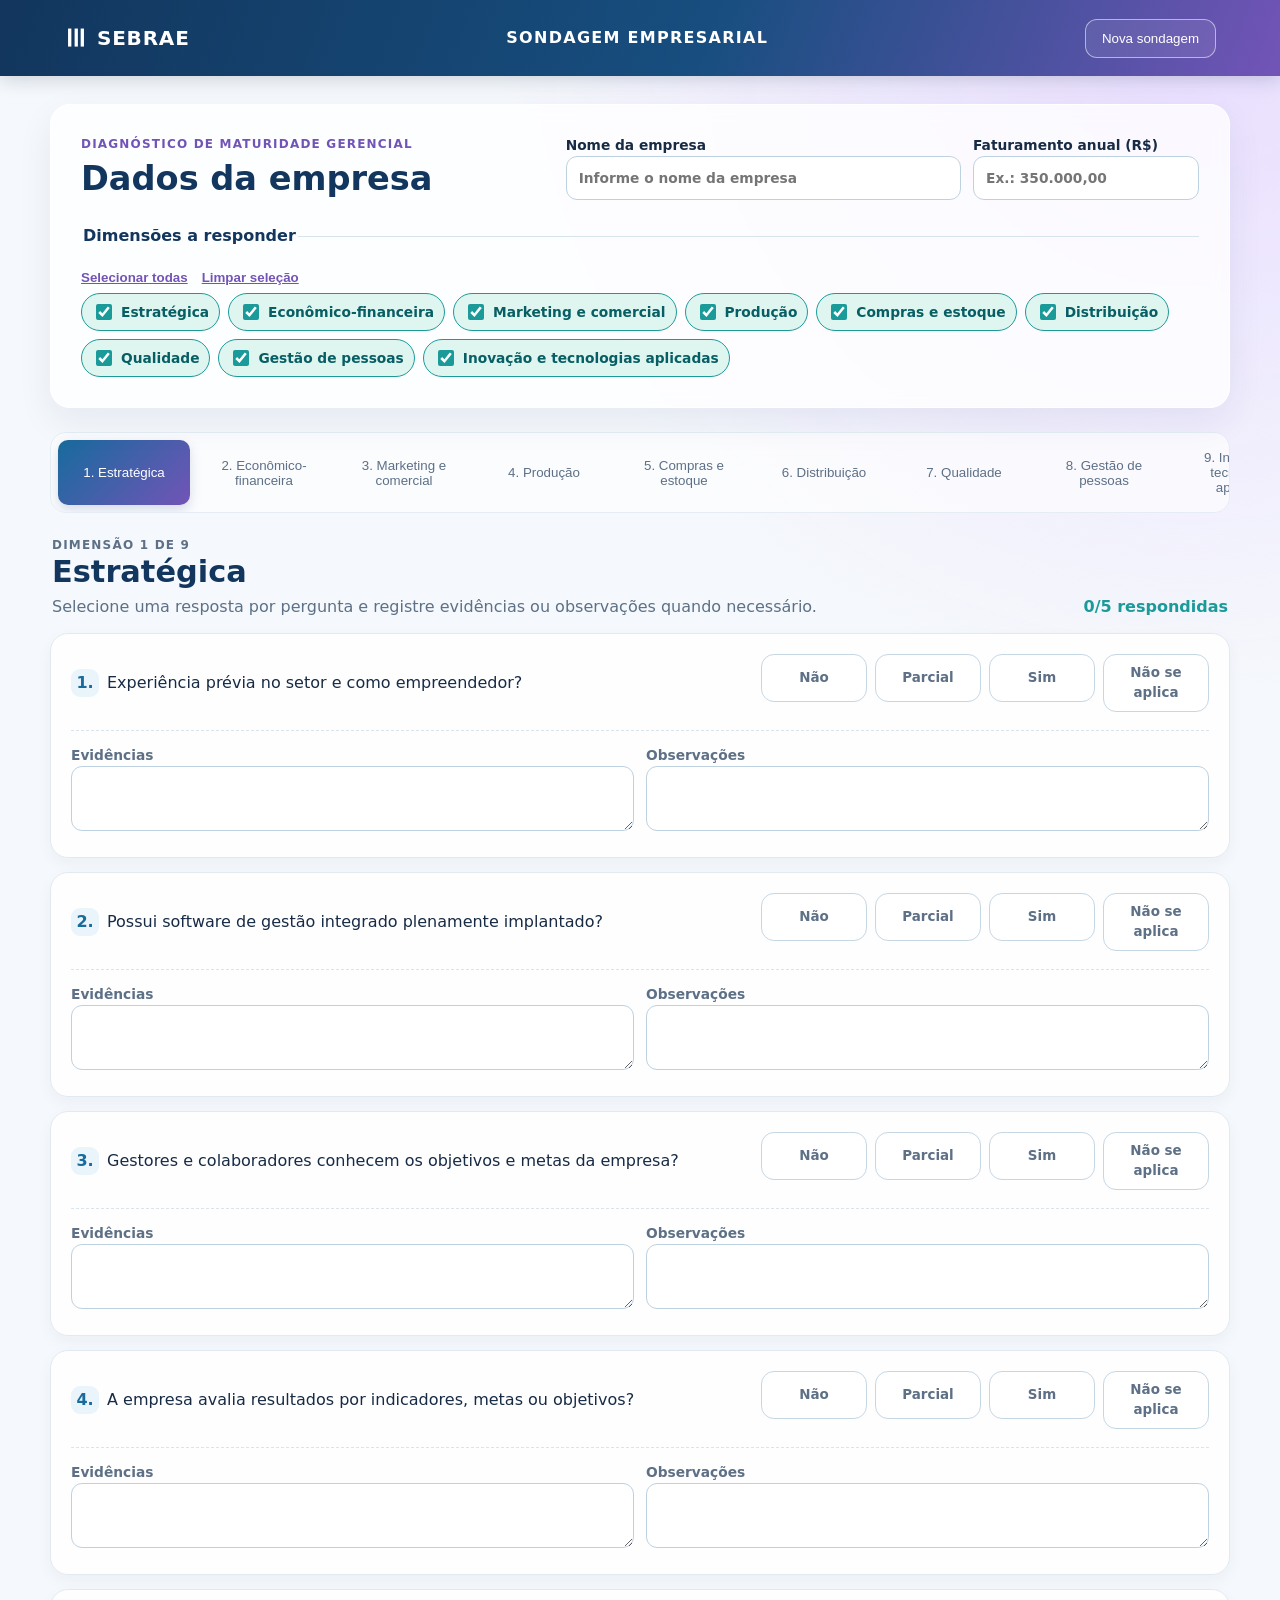
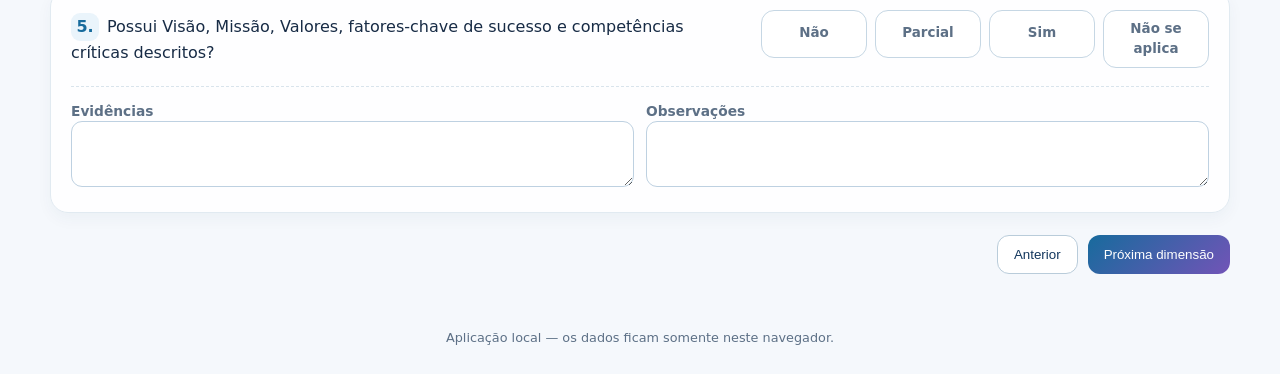
<file: index.html>
<!doctype html>
<html lang="pt-BR">
<head>
  <meta charset="utf-8">
  <meta name="viewport" content="width=device-width, initial-scale=1">
  <meta name="theme-color" content="#1f568b">
  <title>Sondagem Empresarial</title>
  <link rel="stylesheet" href="styles.css">
</head>
<body>
  <header class="topbar">
    <div class="brand"><span class="brand-mark">≡</span><span>SEBRAE</span></div>
    <div class="title">Sondagem Empresarial</div>
    <button class="ghost" id="newAssessment" type="button">Nova sondagem</button>
  </header>

  <main>
    <section class="intro panel">
      <div>
        <p class="eyebrow">Diagnóstico de maturidade gerencial</p>
        <h1>Dados da empresa</h1>
      </div>
      <div class="company-fields">
        <label>Nome da empresa<input id="companyName" type="text" placeholder="Informe o nome da empresa"></label>
        <label>Faturamento anual (R$)<input id="annualRevenue" inputmode="decimal" type="text" placeholder="Ex.: 350.000,00"></label>
      </div>
      <fieldset class="scope" id="scopeSelector">
        <legend>Dimensões a responder</legend>
        <div class="scope-actions"><button class="link-button" id="selectAll" type="button">Selecionar todas</button><button class="link-button" id="clearSelection" type="button">Limpar seleção</button></div>
        <div class="dimension-checkboxes" id="dimensionChoices"></div>
      </fieldset>
    </section>

    <nav class="stepper" id="stepper" aria-label="Dimensões da sondagem"></nav>
    <section id="survey" aria-live="polite"></section>

    <section class="actions">
      <button class="secondary" id="previous" type="button">Anterior</button>
      <button class="primary" id="next" type="button">Próxima dimensão</button>
      <button class="primary hidden" id="showDashboard" type="button">Ver dashboard final</button>
    </section>

    <section class="dashboard hidden" id="dashboard">
      <div class="dashboard-head">
        <div>
          <p class="eyebrow">Resultado da sondagem</p>
          <h2>Dashboard final</h2>
          <span class="partial-badge hidden" id="partialBadge">RESULTADO PARCIAL</span>
          <p id="dashboardCompany"></p>
        </div>
        <button class="secondary" id="printDashboard" type="button">Imprimir / Salvar em PDF</button>
      </div>
      <div class="score-grid" id="scoreGrid"></div>
      <div class="dashboard-grid">
        <article class="chart-card panel">
          <h3>Maturidade gerencial global</h3>
          <canvas id="maturityChart" role="img" aria-label="Gráfico de maturidade por dimensão"></canvas>
          <div class="legend"><span><i class="result"></i>Resultado</span><span><i class="level2"></i>Nível 2</span><span><i class="level3"></i>Nível 3</span></div>
        </article>
        <article class="chart-card panel">
          <h3>Visão de maturidade por dimensão</h3>
          <canvas id="radarChart" role="img" aria-label="Gráfico radar de maturidade por dimensão"></canvas>
          <div class="legend"><span><i class="result"></i>Resultado</span><span><i class="level2"></i>Nível 2</span><span><i class="level3"></i>Nível 3</span></div>
        </article>
        <article class="turns-card panel">
          <h3>Quantidade de turnos necessários</h3>
          <div class="overall-turns"><strong id="totalHours">—</strong><span>horas de consultoria</span><small id="totalTurns">—</small></div>
          <p class="recommendation" id="maturityText"></p>
          <div class="area-turns" id="areaTurns"></div>
        </article>
      </div>
      <p class="note">Referência de níveis: Nível 2 = 50% e Nível 3 = 80%. Os resultados e a indicação de horas seguem as fórmulas da planilha original.</p>
    </section>
  </main>
  <footer>Aplicação local — os dados ficam somente neste navegador.</footer>
  <script src="app.js"></script>
</body>
</html>
</file>
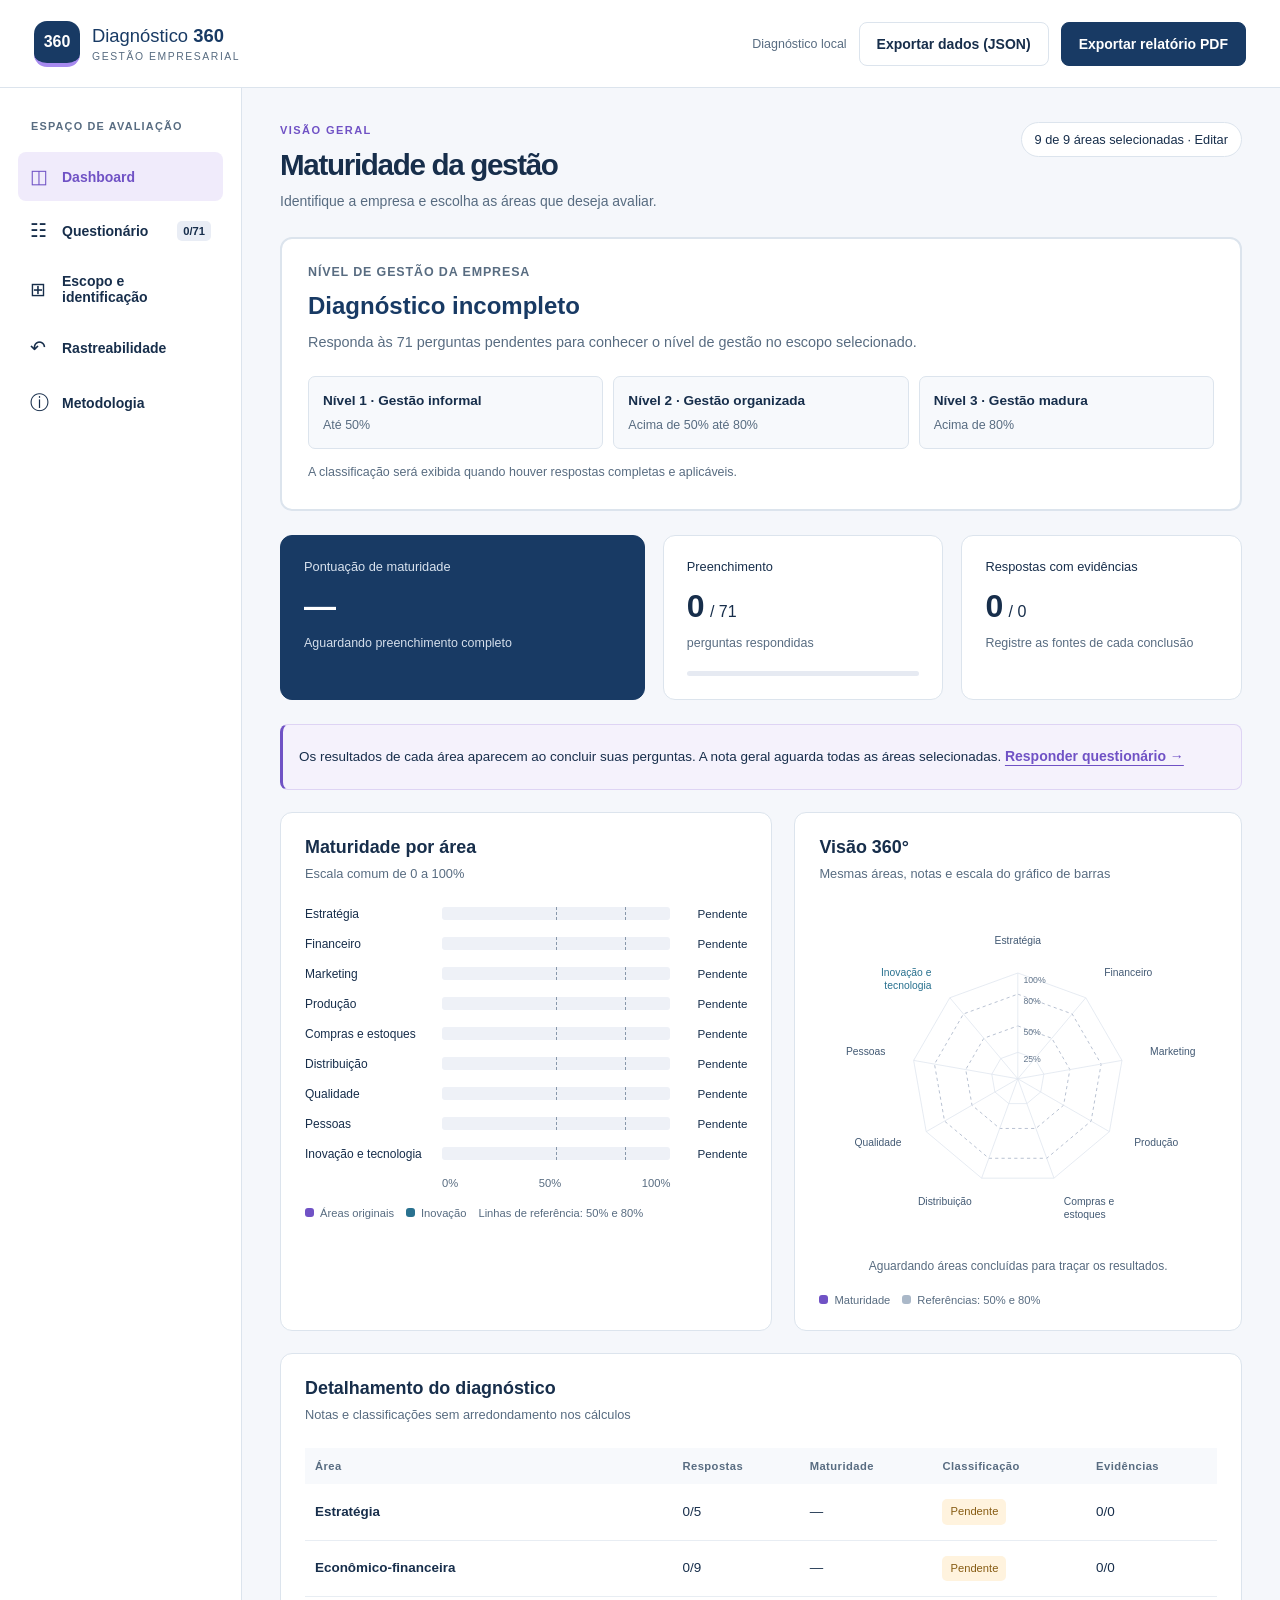
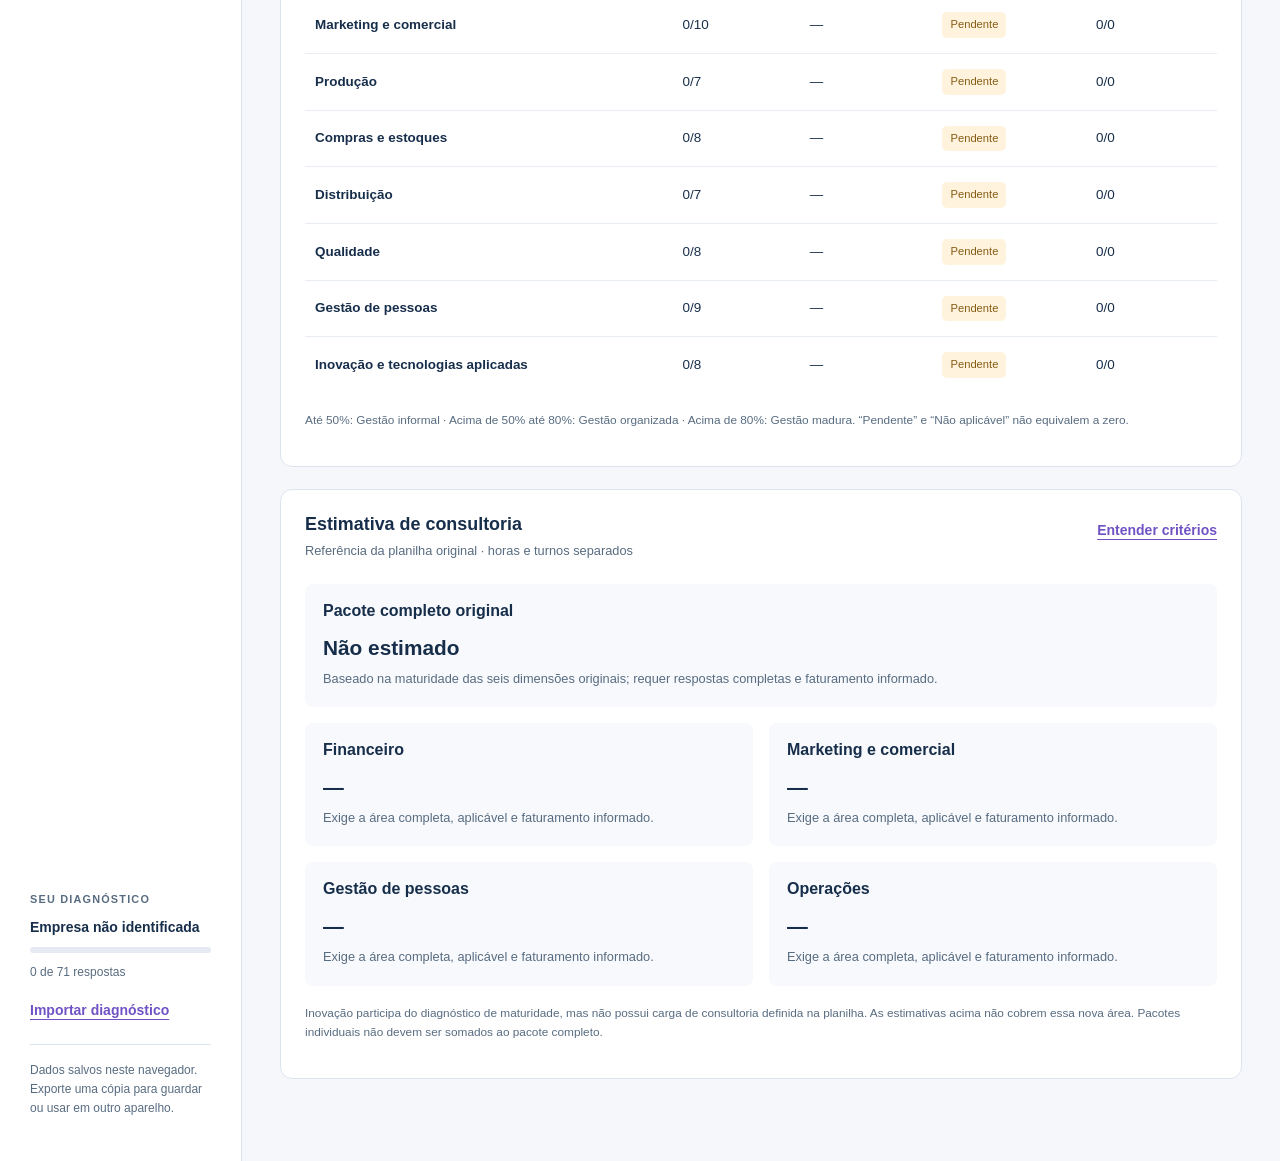
<file: diagnostico360/index.html>
<!doctype html>
<html lang="pt-BR">
<head><meta charset="utf-8"><meta name="viewport" content="width=device-width,initial-scale=1"><meta name="theme-color" content="#183a64"><meta name="description" content="Diagnóstico de maturidade da gestão empresarial em nove áreas, com evidências, rastreabilidade e gráficos de barras e radar."><title>Diagnóstico 360 · Gestão e inovação</title><link rel="icon" href="favicon.svg" type="image/svg+xml"><link rel="stylesheet" href="style.css?v=20260922-pdf1"></head>
<body>
<a class="skip" href="#main">Ir para o conteúdo</a>
<header class="topbar"><a class="brand" href="#" aria-label="Diagnóstico 360, início"><span class="brand-mark">360</span><span>Diagnóstico <b>360</b><small>GESTÃO EMPRESARIAL</small></span></a><div class="top-actions"><span id="save-status" role="status">Diagnóstico local</span><button class="button quiet" id="export">Exportar dados (JSON)</button><button class="button primary" id="report">Exportar relatório PDF</button></div></header>
<div class="shell"><aside class="sidebar"><p class="nav-label">ESPAÇO DE AVALIAÇÃO</p><nav aria-label="Principal"><button class="nav-item active" data-view="dashboard"><span aria-hidden="true">◫</span> Dashboard</button><button class="nav-item" data-view="assessment"><span aria-hidden="true">☷</span> Questionário <span id="nav-count" class="count">0/71</span></button><button class="nav-item" data-view="setup"><span aria-hidden="true">⊞</span> Escopo e identificação</button><button class="nav-item" data-view="history"><span aria-hidden="true">↶</span> Rastreabilidade</button><button class="nav-item" data-view="method"><span aria-hidden="true">ⓘ</span> Metodologia</button></nav><div class="sidebar-bottom"><span class="small-label">SEU DIAGNÓSTICO</span><strong id="sidebar-company">Empresa não identificada</strong><div class="progress-track"><span id="side-progress"></span></div><p id="side-completion">0 de 71 respostas</p><button class="text-button" id="import">Importar diagnóstico</button><input id="import-file" type="file" accept=".json,application/json" hidden><p class="storage-note">Dados salvos neste navegador. Exporte uma cópia para guardar ou usar em outro aparelho.</p></div></aside>
<main id="main" tabindex="-1"></main></div><div id="toast" role="status" aria-live="polite" hidden></div><div id="print-content"></div>
<script src="data.js?v=20260922-pdf1"></script><script src="engine.js?v=20260922-pdf1"></script><script src="pdf-lib.min.js?v=20260922-pdf1"></script><script src="pdf-report.js?v=20260922-pdf1"></script><script src="app.js?v=20260922-pdf1"></script></body></html>
</file>
<file: styles.css>
:root{--navy:#12365d;--blue:#176b9d;--teal:#1b9a9a;--violet:#7254b7;--mint:#dff5ef;--sky:#eaf4fb;--ink:#172b45;--muted:#5d7086;--line:#d7e3ed;--paper:#fff;--bg:#f5f8fc;--warm:#f3a13b;--shadow:0 14px 36px #173a5d12}*{box-sizing:border-box}body{margin:0;background:radial-gradient(circle at 93% 0,#e8dcff 0,transparent 30%),var(--bg);color:var(--ink);font:16px/1.5 Inter,ui-sans-serif,system-ui,-apple-system,"Segoe UI",Arial,sans-serif}.topbar{min-height:76px;display:flex;align-items:center;gap:22px;justify-content:space-between;padding:12px clamp(18px,5vw,72px);background:linear-gradient(110deg,var(--navy),#174e7f 55%,var(--violet));color:#fff;box-shadow:0 3px 18px #102a4530}.brand{font-size:1.25rem;font-weight:850;letter-spacing:.04em;display:flex;gap:8px;align-items:center}.brand-mark{font-size:1.8rem;transform:rotate(90deg);line-height:.7}.title{font-weight:750;letter-spacing:.08em;text-transform:uppercase}.ghost,.secondary,.primary{font:700 .92rem inherit;border-radius:12px;padding:11px 16px;cursor:pointer;transition:.2s transform,.2s box-shadow}.ghost{border:1px solid #ffffff88;background:#ffffff14;color:#fff}.ghost:hover,.primary:hover{transform:translateY(-1px);box-shadow:0 8px 18px #0002}main{max-width:1240px;margin:28px auto;padding:0 clamp(16px,3vw,30px)}.panel,.intro{background:#fffc;border:1px solid #fff;border-radius:20px;box-shadow:var(--shadow)}.intro{padding:clamp(20px,3vw,30px);display:grid;grid-template-columns:minmax(220px,.8fr) minmax(270px,1.1fr);gap:24px;align-items:start;backdrop-filter:blur(8px)}.eyebrow{margin:0 0 6px;color:var(--violet);font-size:.75rem;font-weight:800;letter-spacing:.1em;text-transform:uppercase}h1,h2,h3{margin:0;color:var(--navy);line-height:1.18}h1{font-size:clamp(1.6rem,3vw,2.1rem)}h2{font-size:clamp(1.45rem,2.6vw,1.9rem)}h3{font-size:1.05rem}.company-fields{display:grid;grid-template-columns:1.4fr .8fr;gap:12px}label{font-size:.86rem;font-weight:750;color:var(--ink)}input,textarea{width:100%;font:inherit;color:var(--ink);border:1px solid #bed1e1;border-radius:11px;background:#fff;padding:11px 12px}input:focus,textarea:focus{outline:3px solid #89d8d266;border-color:var(--teal)}.scope{grid-column:1/-1;border:0;margin:0;padding:14px 0 0;border-top:1px solid var(--line)}.scope legend{font-weight:800;color:var(--navy)}.scope-actions{display:flex;gap:14px;margin:8px 0}.link-button{border:0;background:transparent;color:var(--violet);font-weight:800;padding:0;cursor:pointer;text-decoration:underline}.dimension-checkboxes{display:flex;gap:8px;flex-wrap:wrap}.dimension-checkboxes label{display:flex;align-items:center;gap:6px;padding:7px 10px;border:1px solid #c8dbe8;border-radius:999px;background:#fff;cursor:pointer;transition:.15s}.dimension-checkboxes label:has(input:checked){background:var(--mint);border-color:var(--teal);color:#075e64}.dimension-checkboxes input{width:16px;height:16px;accent-color:var(--teal)}.stepper{display:flex;gap:8px;margin:24px 0 18px;overflow-x:auto;padding:7px;background:#ffffffaa;border:1px solid #e4edf4;border-radius:16px;scrollbar-width:thin}.step{flex:1;min-width:132px;border:0;border-radius:10px;background:transparent;padding:10px;color:var(--muted);font:750 .78rem inherit;cursor:pointer;white-space:normal}.step.active{background:linear-gradient(135deg,var(--blue),var(--violet));color:#fff;box-shadow:0 5px 12px #34558c30}.dimension-head{display:flex;justify-content:space-between;align-items:end;gap:20px;margin:0 2px 14px}.dimension-head p{margin:5px 0 0;color:var(--muted)}.progress{color:var(--teal);font-weight:850;white-space:nowrap}.questions{display:grid;gap:14px}.question{display:grid;grid-template-columns:minmax(260px,1.2fr) minmax(310px,.8fr);gap:18px;align-items:center;padding:20px;background:#fffe;border:1px solid #e1eaf1;border-radius:18px;box-shadow:0 6px 16px #173a5d0b}.question-text{font-size:1rem;line-height:1.48}.question-number{display:inline-grid;place-items:center;width:28px;height:28px;margin-right:8px;border-radius:9px;background:var(--sky);color:var(--blue);font-weight:850}.options{display:grid;grid-template-columns:repeat(4,1fr);gap:8px}.options label{display:block;cursor:pointer}.options input{position:absolute;opacity:0}.options span{display:grid;place-items:center;min-height:48px;padding:8px;border:1px solid #c6d7e4;border-radius:13px;background:#fff;color:var(--muted);font-size:.84rem;font-weight:800;text-align:center;transition:.16s}.options label:nth-child(1) input:checked+span{color:#fff;background:#d05a65;border-color:#d05a65}.options label:nth-child(2) input:checked+span{color:#fff;background:var(--warm);border-color:var(--warm)}.options label:nth-child(3) input:checked+span{color:#fff;background:var(--teal);border-color:var(--teal)}.options label:nth-child(4) input:checked+span{color:#fff;background:var(--violet);border-color:var(--violet)}.options span:hover{border-color:var(--blue);transform:translateY(-1px)}.details{grid-column:1/-1;display:grid;grid-template-columns:1fr 1fr;gap:12px;padding-top:14px;border-top:1px dashed #d9e4ec}.details label{color:var(--muted)}textarea{min-height:58px;resize:vertical}.actions{display:flex;justify-content:flex-end;gap:10px;margin:22px 0}.primary{border:0;background:linear-gradient(135deg,var(--blue),var(--violet));color:#fff}.secondary{background:#fff;border:1px solid #b9ccda;color:var(--navy)}.hidden{display:none!important}.dashboard{margin-top:40px;padding-top:26px;border-top:5px solid var(--teal)}.dashboard-head{display:flex;justify-content:space-between;gap:18px;align-items:start;margin-bottom:18px}.dashboard-head p{margin:6px 0;color:var(--muted)}.partial-badge{display:inline-block;margin-top:8px;padding:5px 10px;border-radius:999px;background:#fff0d9;color:#965309;font-size:.72rem;font-weight:900;letter-spacing:.08em}.score-grid{display:grid;grid-template-columns:repeat(auto-fit,minmax(135px,1fr));gap:10px;margin-bottom:18px}.score{padding:15px;border-radius:15px;background:linear-gradient(145deg,#fff,#eff8fb);border:1px solid #d7e7ee;text-align:center}.score span{display:block;min-height:38px;color:var(--muted);font-size:.78rem;font-weight:800}.score strong{color:var(--navy);font-size:1.8rem}.dashboard-grid{display:grid;grid-template-columns:repeat(2,minmax(0,1fr));gap:18px}.chart-card,.turns-card{padding:22px}.chart-card h3,.turns-card h3{margin-bottom:14px}canvas{width:100%;height:310px;display:block}.legend{display:flex;flex-wrap:wrap;justify-content:center;gap:14px;color:var(--muted);font-size:.8rem}.legend i{display:inline-block;width:18px;height:5px;border-radius:6px;margin-right:4px;vertical-align:middle}.result{background:var(--teal)}.level2{background:var(--warm)}.level3{background:var(--violet)}.turns-card{grid-column:1/-1}.overall-turns{display:grid;gap:2px;text-align:center;padding:16px;border-radius:14px;background:linear-gradient(135deg,var(--sky),var(--mint))}.overall-turns strong{font-size:2.3rem;color:var(--navy)}.overall-turns span{font-weight:800}.overall-turns small,.note{color:var(--muted)}.recommendation{line-height:1.55}.area-turn{display:flex;justify-content:space-between;gap:12px;padding:10px 0;border-top:1px solid var(--line)}.area-turn strong{color:var(--teal)}footer{text-align:center;padding:26px;color:var(--muted);font-size:.8rem}@media(max-width:820px){.intro{grid-template-columns:1fr}.dashboard-grid{grid-template-columns:1fr}.turns-card{grid-column:auto}.question{grid-template-columns:1fr}.topbar .title{display:none}}@media(max-width:560px){body{font-size:16px}.topbar{min-height:64px;padding:9px 15px}.brand{font-size:1.05rem}.ghost{padding:9px 10px;font-size:.78rem}.company-fields,.details{grid-template-columns:1fr}.options{grid-template-columns:repeat(2,1fr)}.question{padding:16px}.dimension-head{align-items:start;flex-direction:column;gap:4px}.dashboard-head{flex-direction:column}.dashboard-head .secondary{width:100%}canvas{height:270px}.dimension-checkboxes{display:grid;grid-template-columns:1fr 1fr}.dimension-checkboxes label{font-size:.76rem}.actions{position:sticky;bottom:0;padding:12px 0;background:linear-gradient(transparent,var(--bg) 30%)}.actions button{flex:1}}@media print{body{background:#fff}.topbar,.intro,.stepper,#survey,.actions,footer{display:none!important}main{max-width:none;margin:0;padding:0}.dashboard{display:block!important}.dashboard-head button{display:none}.panel,.score{box-shadow:none}}
</file>
<file: diagnostico360/style.css>
:root{--navy:#183a64;--ink:#172e4b;--muted:#586c81;--purple:#7052c5;--purple-light:#f0ebfb;--blue:#29718f;--line:#dce4ed;--bg:#f5f7fb;--white:#fff;--green:#176f59;--amber:#875c13;font-family:Inter,'Segoe UI',Arial,sans-serif;color:var(--ink);font-size:16px;font-synthesis:none}*{box-sizing:border-box}body{margin:0;background:var(--bg)}button,input,textarea,select{font:inherit}button,a,input,textarea,select{-webkit-tap-highlight-color:transparent}button{cursor:pointer}button:disabled{cursor:not-allowed;opacity:.55}a{color:var(--navy)}button:focus-visible,a:focus-visible,input:focus-visible,textarea:focus-visible,select:focus-visible,summary:focus-visible{outline:3px solid #9974ed;outline-offset:3px}h1,h2,h3,p{margin-top:0}h1{font-size:1.85rem;letter-spacing:-.045em;margin-bottom:.5rem}h2{font-size:1.12rem;margin-bottom:.4rem}h3{font-size:1rem}p{line-height:1.6}button{border:0;background:transparent;color:inherit}.topbar{height:88px;background:#fff;border-bottom:1px solid var(--line);display:flex;align-items:center;justify-content:space-between;padding:0 34px;gap:20px}.brand{display:flex;gap:12px;align-items:center;text-decoration:none;font-size:1.15rem;white-space:nowrap}.brand b{font-weight:750}.brand small{display:block;font-size:.65rem;letter-spacing:.15em;margin-top:4px;color:var(--muted)}.brand-mark{display:grid;place-items:center;width:46px;height:46px;background:var(--navy);color:#fff;border-radius:13px;font-size:1rem;font-weight:700;border-bottom:4px solid #a78aef}.top-actions{display:flex;align-items:center;gap:12px}#save-status{font-size:.78rem;color:var(--muted)}.button{padding:11px 17px;min-height:44px;border-radius:8px;font-size:.875rem;font-weight:650;border:1px solid var(--line);background:#fff;display:inline-flex;align-items:center;justify-content:center;gap:8px}.button:hover{background:#f0f3f8}.button.primary{background:var(--navy);border-color:var(--navy);color:#fff}.button.primary:hover{background:#244d80}.button.purple{background:var(--purple);border-color:var(--purple);color:#fff}.button.quiet{background:transparent}.shell{display:grid;grid-template-columns:242px minmax(0,1fr);min-height:calc(100vh - 88px)}.sidebar{padding:30px 18px;background:#fff;border-right:1px solid var(--line);display:flex;flex-direction:column}.nav-label,.small-label{font-size:.68rem;letter-spacing:.11em;font-weight:700;color:var(--muted)}.nav-label{padding-left:13px;margin-bottom:17px}.nav-item{display:flex;align-items:center;gap:10px;padding:13px 12px;width:100%;text-align:left;border-radius:8px;font-size:.875rem;min-height:48px;margin-bottom:5px;font-weight:550}.nav-item>span:first-child{font-size:1.2rem;min-width:22px}.nav-item.active{color:var(--purple);background:var(--purple-light)}.nav-item:hover{background:#f4f5f9}.count{margin-left:auto;font-size:.7rem;background:#e9edf5;padding:4px 6px;border-radius:5px}.sidebar-bottom{margin-top:auto;padding:40px 12px 0}.sidebar-bottom strong{font-size:.875rem;display:block;margin:12px 0;overflow-wrap:anywhere}.sidebar-bottom p{font-size:.75rem;color:var(--muted)}.progress-track{height:6px;border-radius:10px;background:#e6eaf2;overflow:hidden}.progress-track span{display:block;height:100%;background:var(--purple);border-radius:10px;transition:width .3s}.sidebar-bottom .progress-track{margin-bottom:10px}.text-button{color:var(--purple);padding:8px 0;font-size:.875rem;font-weight:650;text-decoration:underline;text-underline-offset:4px}.storage-note{border-top:1px solid var(--line);padding-top:16px;margin-top:18px}main{padding:34px 38px 60px;min-width:0;max-width:1600px;width:100%;margin:0 auto}.page-heading{display:flex;align-items:flex-start;justify-content:space-between;gap:20px;margin-bottom:25px}.eyebrow{font-size:.69rem;color:var(--purple);font-weight:750;letter-spacing:.13em;margin-bottom:8px}.subtitle{color:var(--muted);font-size:.875rem;margin:0}.scope-badge{border:1px solid var(--line);border-radius:24px;padding:9px 13px;font-size:.8rem;background:#fff;white-space:nowrap}.metrics{display:grid;grid-template-columns:1.3fr 1fr 1fr;gap:18px;margin-bottom:24px}.metric{padding:23px;background:#fff;border:1px solid var(--line);border-radius:12px;position:relative}.metric.emphasis{background:var(--navy);color:#fff;border-color:var(--navy)}.metric-label{font-size:.8rem;margin-bottom:15px;display:block}.metric-value{font-size:2rem;letter-spacing:-.055em;font-weight:700;line-height:1.1}.metric-value small{font-size:1rem;letter-spacing:0;font-weight:500}.metric p{margin:10px 0 0;color:var(--muted);font-size:.78rem}.metric.emphasis p{color:#d4deeb}.metric.emphasis .metric-label{color:#d8e2ee}.metric .progress-track{margin-top:17px;height:5px}.metric-symbol{position:absolute;right:20px;top:20px;color:var(--purple);font-size:1.2rem}.panel{background:#fff;border:1px solid var(--line);border-radius:12px;padding:24px;margin-bottom:22px;min-width:0}.panel-header{display:flex;justify-content:space-between;gap:16px;align-items:flex-start;margin-bottom:22px}.panel-header p{font-size:.8rem;color:var(--muted);margin:5px 0 0}.charts{display:grid;grid-template-columns:1.1fr 1fr;gap:22px}.legend{display:flex;flex-wrap:wrap;gap:12px;font-size:.7rem;color:var(--muted);margin-top:18px}.legend span{display:flex;gap:6px;align-items:center}.dot{width:9px;height:9px;border-radius:3px;display:inline-block;background:var(--purple)}.dot.blue{background:var(--blue)}.dot.gray{background:#aab8c8}.chart-row{display:grid;grid-template-columns:125px 1fr 65px;align-items:center;gap:12px;margin:16px 0;font-size:.75rem}.bar-track{position:relative;height:13px;border-radius:3px;background:#eef1f7;overflow:hidden}.bar-track:before,.bar-track:after{content:'';height:100%;border-left:1px dashed #8797aa;position:absolute;top:0;z-index:1}.bar-track:before{left:50%}.bar-track:after{left:80%}.bar-fill{height:100%;background:var(--purple);border-radius:3px;min-width:0}.bar-fill.innovation{background:var(--blue)}.chart-value{text-align:right;font-size:.73rem}.chart-axis{display:flex;justify-content:space-between;margin:14px 77px 0 137px;color:var(--muted);font-size:.7rem}.radar-wrap{max-width:440px;margin:0 auto}.radar-wrap svg{width:100%;height:auto;display:block;overflow:visible}.radar-note{font-size:.75rem;color:var(--muted);text-align:center;margin:0}.notice{background:#f5f2fc;border:1px solid #ded4f4;border-left:3px solid var(--purple);border-radius:8px;padding:13px 16px;font-size:.84rem;line-height:1.55;margin-bottom:22px}.notice.warning{background:#fff9ed;border-color:#ecdab8;border-left-color:#b8852d}.empty{padding:30px 12px;text-align:center;color:var(--muted);font-size:.9rem}.table-wrap{overflow-x:auto}table{width:100%;border-collapse:collapse;font-size:.84rem;text-align:left}th{font-size:.7rem;letter-spacing:.04em;color:var(--muted);font-weight:650;padding:12px 10px;background:#f7f9fc}td{padding:15px 10px;border-bottom:1px solid #e8edf3;line-height:1.5}td:first-child{font-weight:600}tr:last-child td{border-bottom:0}.status{display:inline-block;font-size:.7rem;line-height:1.4;padding:5px 8px;border-radius:5px;background:#f0f3f8;color:var(--muted)}.status.done{background:#e9f5ef;color:var(--green)}.status.partial{background:#fff3de;color:var(--amber)}.form-grid{display:grid;grid-template-columns:repeat(2,minmax(0,1fr));gap:18px}.field{display:flex;flex-direction:column;gap:7px;font-size:.875rem;font-weight:600}.field input,.field textarea,.field select,.filter-select{width:100%;border:1px solid #cbd6e3;border-radius:7px;background:#fff;color:var(--ink);padding:11px 12px;min-height:44px;font-size:.9rem;font-weight:400}.field textarea{min-height:90px;resize:vertical;line-height:1.5}.field small{color:var(--muted);font-weight:400;font-size:.75rem;line-height:1.5}.field.full{grid-column:1/-1}.scope-options{display:grid;grid-template-columns:repeat(3,minmax(0,1fr));gap:12px}.scope-option{display:flex;gap:12px;align-items:flex-start;padding:16px;border:1px solid var(--line);border-radius:8px;cursor:pointer}.scope-option:has(input:checked){border-color:#ac94df;background:#f8f5fe}.scope-option input{width:18px;height:18px;accent-color:var(--purple);flex-shrink:0;margin:2px 0 0}.scope-option strong{display:block;font-size:.875rem;line-height:1.4}.scope-option small{color:var(--muted);font-size:.75rem;display:block;margin-top:5px}.inline-actions{display:flex;gap:12px;align-items:center;flex-wrap:wrap}.question-layout{display:grid;grid-template-columns:215px minmax(0,1fr);gap:24px}.dimension-nav{align-self:start;position:sticky;top:20px}.dimension-button{display:block;text-align:left;width:100%;padding:13px 12px;margin-bottom:6px;border-radius:8px;font-size:.83rem;line-height:1.4}.dimension-button.active{background:var(--navy);color:#fff}.dimension-button small{display:block;font-size:.7rem;margin-top:4px;opacity:.8}.question{padding:24px;border:1px solid var(--line);background:#fff;border-radius:10px;margin-bottom:17px}.question-top{display:flex;justify-content:space-between;gap:15px;align-items:center;margin-bottom:12px}.question-id{font-size:.72rem;font-weight:700;color:var(--purple);letter-spacing:.04em}.question h3{font-size:1rem;line-height:1.65;font-weight:600;margin-bottom:18px}.answer-options{display:grid;grid-template-columns:repeat(4,minmax(0,1fr));gap:8px;border:0;padding:0;margin:0 0 19px;min-width:0}.answer-option{display:flex;gap:8px;align-items:center;border:1px solid #d5deea;border-radius:7px;padding:12px 9px;font-size:.8rem;cursor:pointer;min-height:46px}.answer-option:has(input:checked){background:var(--purple-light);border-color:var(--purple);color:#52339d}.answer-option input{accent-color:var(--purple);margin:0}.question details{border-top:1px solid var(--line);padding-top:13px;margin-top:16px}.question summary{font-size:.8rem;color:var(--muted);cursor:pointer;line-height:1.6}.question details p{font-size:.78rem;color:var(--muted);margin:12px 0 0}.question-meta{display:flex;gap:14px;flex-wrap:wrap;font-size:.7rem;color:var(--muted);margin-top:15px}.question-actions{display:flex;justify-content:space-between;gap:12px;margin:25px 0}.method-content{max-width:900px}.method-content p,.method-content li{font-size:.9rem;line-height:1.8}.method-content li{margin-bottom:9px}.method-content h2{margin-top:25px}.method-content h2:first-child{margin-top:0}.formula{background:var(--purple-light);padding:18px;border-radius:7px;font-size:1rem;color:#52339d;line-height:1.6}.history-entry{padding:18px 0;border-bottom:1px solid var(--line)}.history-entry p{font-size:.84rem;margin:7px 0 0;overflow-wrap:anywhere}.history-entry small{font-size:.73rem;color:var(--muted)}.history-change{display:grid;grid-template-columns:1fr 1fr;gap:16px}.history-change span{background:#f5f7fb;border-radius:6px;padding:9px;font-size:.78rem;white-space:pre-wrap;overflow-wrap:anywhere}.small-muted{font-size:.78rem;color:var(--muted);line-height:1.6}.sr-only{position:absolute;width:1px;height:1px;padding:0;margin:-1px;overflow:hidden;clip:rect(0,0,0,0);white-space:nowrap;border:0}.skip{position:absolute;left:15px;top:-100px;z-index:100;background:#fff;padding:10px}.skip:focus{top:10px}#toast{position:fixed;bottom:24px;left:50%;transform:translateX(-50%);padding:14px 22px;background:var(--navy);color:#fff;box-shadow:0 5px 25px #172e4b33;border-radius:9px;z-index:20;max-width:90%;font-size:.85rem}#print-content{display:none}.consultancy-grid{display:grid;grid-template-columns:repeat(2,minmax(0,1fr));gap:16px}.consultancy-card{padding:18px;background:#f7f9fc;border-radius:8px}.consultancy-card strong{font-size:1.3rem}.consultancy-card p{font-size:.8rem;color:var(--muted);margin:9px 0 0}.filter-row{display:flex;align-items:center;gap:14px;margin-bottom:20px;flex-wrap:wrap}.filter-row label{font-size:.82rem}.filter-select{width:auto;max-width:100%}.footer-note{font-size:.74rem;color:var(--muted);line-height:1.6;margin-top:18px}.source-ref{overflow-wrap:anywhere}.stack{display:flex;flex-direction:column;gap:5px}.text-right{text-align:right}
@media(min-width:1500px){main{padding:40px 50px}.chart-row{grid-template-columns:150px 1fr 65px}.chart-axis{margin-left:162px}.radar-wrap{max-width:460px}}
@media(max-width:1150px){.shell{grid-template-columns:210px minmax(0,1fr)}main{padding:28px 24px}.charts{grid-template-columns:1fr}.radar-wrap{max-width:450px}.scope-options{grid-template-columns:repeat(2,minmax(0,1fr))}.question-layout{grid-template-columns:1fr}.dimension-nav{position:static;display:flex;gap:8px;overflow-x:auto;padding-bottom:8px}.dimension-button{min-width:155px;margin:0}.metrics{gap:12px}.metric{padding:19px}.metric-value{font-size:1.75rem}.answer-options{grid-template-columns:repeat(2,minmax(0,1fr))}}
@media(max-width:760px){.topbar{height:auto;min-height:80px;padding:17px 18px;flex-wrap:wrap;gap:14px}.top-actions{gap:7px;margin-left:auto}.top-actions .button{padding:9px 11px;font-size:.75rem}#save-status{display:none}.shell{display:block}.sidebar{padding:10px 12px;border-right:0;border-bottom:1px solid var(--line);display:block}.sidebar nav{display:flex;gap:6px;overflow-x:auto}.nav-item{width:auto;white-space:nowrap;margin:0;min-height:44px;font-size:.8rem;padding:9px 12px}.nav-item>span:first-child{display:none}.sidebar-bottom,.nav-label,.nav-item .count{display:none}main{padding:25px 18px 45px}h1{font-size:1.65rem}.page-heading{gap:12px;flex-wrap:wrap;margin-bottom:22px}.scope-badge{font-size:.75rem}.metrics{grid-template-columns:1fr 1fr;gap:12px}.metric:first-child{grid-column:1/-1}.metric{padding:20px}.metric-label{margin-bottom:12px}.charts{gap:0}.panel{padding:20px 16px}.panel-header{flex-wrap:wrap;margin-bottom:20px}.chart-row{grid-template-columns:105px 1fr 60px;gap:8px;font-size:.7rem}.chart-axis{margin-left:113px;margin-right:68px}.form-grid,.consultancy-grid{grid-template-columns:1fr}.scope-options{grid-template-columns:1fr 1fr}.scope-option{padding:13px 10px;gap:8px}.scope-option strong{font-size:.8rem}.question{padding:20px 16px}.question h3{font-size:1rem}.question-meta{font-size:.72rem}.history-change{grid-template-columns:1fr}table{min-width:620px}.top-actions{width:100%;justify-content:flex-end}.brand{font-size:1.05rem}.top-actions:before{content:'Gestão e inovação';font-size:.75rem;color:var(--muted);margin-right:auto}.question-top .text-button{font-size:.75rem}.answer-option{font-size:.82rem}}
@media(prefers-reduced-motion:reduce){*{transition:none!important;scroll-behavior:auto!important}}
@media print{#print-content button{display:none!important}#print-content{print-color-adjust:exact;-webkit-print-color-adjust:exact}}
@media print{body{background:#fff;color:#000}.topbar,.shell,#toast{display:none!important}#print-content{display:block;font:10pt Arial,sans-serif}#print-content h1{font-size:22pt}#print-content h2{font-size:15pt;margin-top:22pt}#print-content table{min-width:0;font-size:9pt}#print-content th{color:#333}#print-content td,#print-content th{padding:7pt 5pt}#print-content .print-question{break-inside:avoid;border-bottom:1px solid #bbb;padding:10pt 0}#print-content p{margin:5pt 0;line-height:1.5}#print-content .charts{display:grid;grid-template-columns:1fr 1fr;gap:20pt}#print-content .panel{border:0;padding:0}#print-content .chart-row{font-size:8pt;grid-template-columns:90px 1fr 55px}#print-content .radar-wrap{max-width:300px}#print-content .page-break{break-before:page}@page{size:A4;margin:15mm}}

.management-result{background:#fff;border:2px solid #7052c5;border-radius:12px;padding:26px;margin-bottom:24px}.result-heading{display:flex;align-items:center;justify-content:space-between;gap:24px}.result-eyebrow{display:block;font-size:.78rem;font-weight:750;letter-spacing:.07em;color:#6542b1;margin-bottom:12px}.management-result h2{font-size:1.9rem;color:#183a64;margin:0 0 10px;line-height:1.25}.management-result p{font-size:.9rem;color:#586c81;margin-bottom:0}.result-score{font-size:2.5rem;color:#6542b1;white-space:nowrap;text-align:right}.result-score small{display:block;font-size:.8rem;font-weight:500;letter-spacing:0;color:#586c81;margin-top:6px}.level-scale{display:grid;grid-template-columns:repeat(3,minmax(0,1fr));gap:10px;margin:22px 0 14px}.level-step{padding:14px;border:1px solid #dce4ed;border-radius:7px;background:#f7f9fc}.level-step strong{display:block;font-size:.85rem;line-height:1.5}.level-step span{display:block;font-size:.78rem;line-height:1.5;margin-top:4px;color:#586c81}.level-step.current-level{background:#183a64;color:white;border-color:#183a64}.level-step.current-level span{color:#e2eafa}.management-result .result-scope{font-size:.78rem}.pending-result{border-color:#dce4ed}.pending-result h2{font-size:1.5rem}.pending-result .result-eyebrow{color:#586c81}@media(max-width:760px){.management-result{padding:20px 16px}.result-heading{display:block}.management-result h2{font-size:1.5rem}.result-score{display:block;text-align:left;font-size:2rem;margin-top:16px}.level-scale{grid-template-columns:1fr}.top-actions{display:grid;grid-template-columns:1fr 1fr;width:100%}.top-actions:before{content:none}.top-actions .button{min-width:0;white-space:normal;line-height:1.4}.top-actions #save-status{display:none}}
</file>
